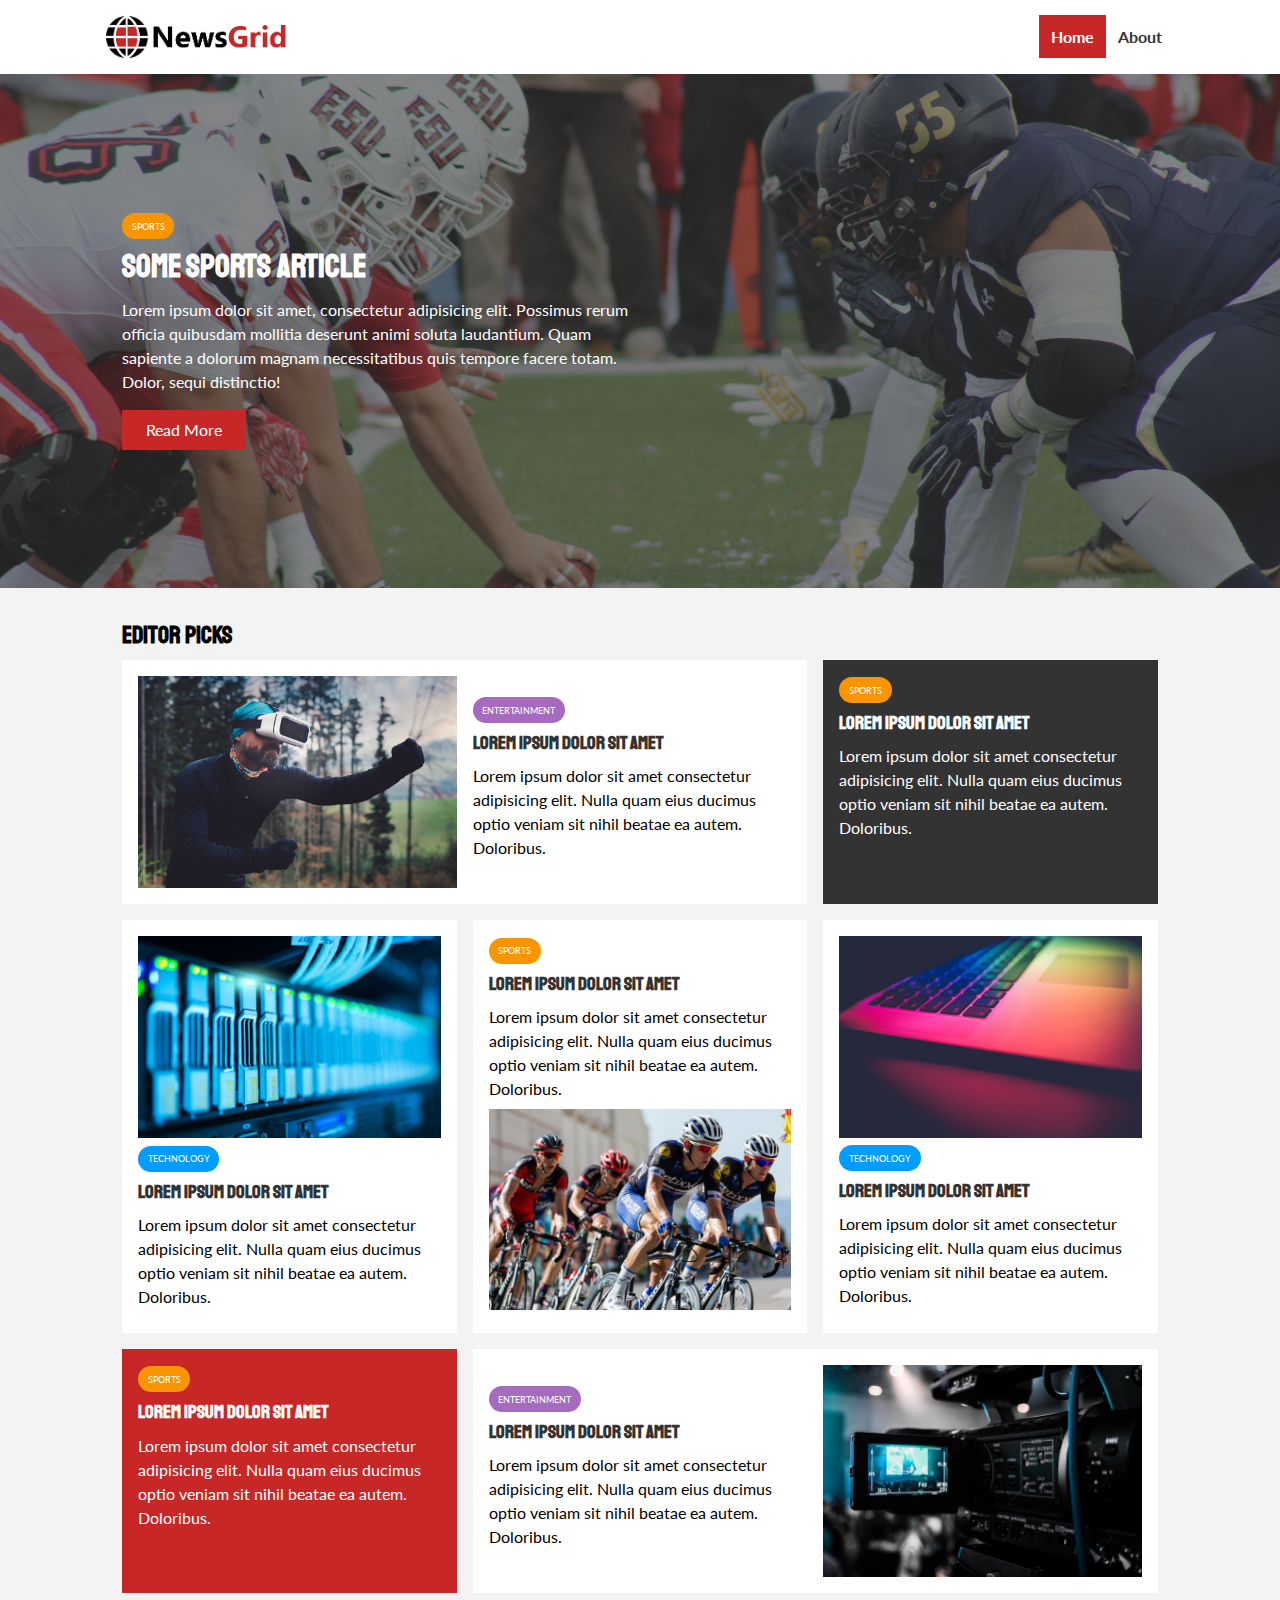
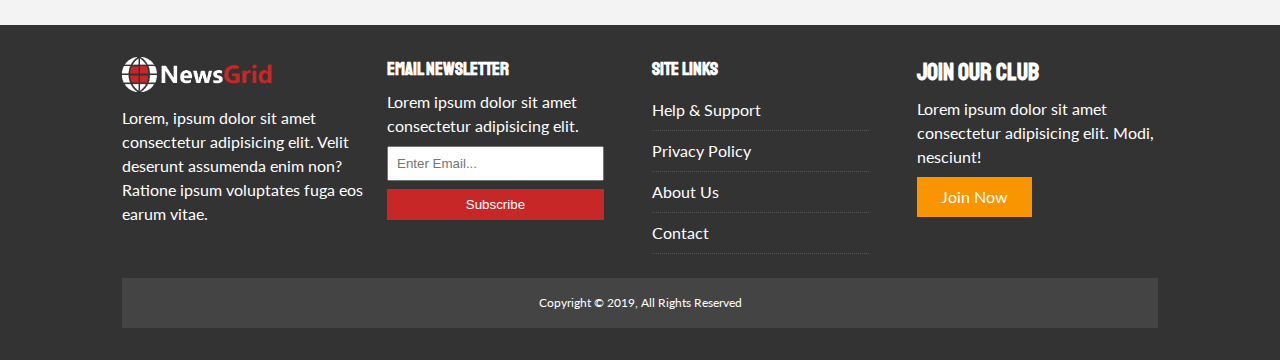
<file: Grid_project/newsgrid/index.html>
<!DOCTYPE html>
<html lang="en">
<head>
  <meta charset="UTF-8">
  <meta name="viewport" content="width=device-width, initial-scale=1.0">
  <meta http-equiv="X-UA-Compatible" content="ie=edge">
  <link rel="stylesheet" href="https://use.fontawesome.com/releases/v5.6.3/css/all.css" integrity="sha384-UHRtZLI+pbxtHCWp1t77Bi1L4ZtiqrqD80Kn4Z8NTSRyMA2Fd33n5dQ8lWUE00s/" crossorigin="anonymous">
  <link href="https://fonts.googleapis.com/css?family=Lato|Staatliches" rel="stylesheet">
  <link rel="stylesheet" href="css/style.css">
  <link rel="stylesheet" media="screen and (max-width: 768px)" href="css/mobile.css">
  <link rel="shortcut icon" type="image/x-icon" href="favicon.ico">
  <title>NewsGrid | Latest News</title>
</head>
<body>
  <nav id="main-nav">
    <div class="container">
      <img src="img/logo.png" alt="NewsGrid" class="logo">
      <div class="social">
        <a href="http://facebook.com" target="_blank"><i class="fab fa-facebook fa-2x"></i></a>
        <a href="http://twitter.com" target="_blank"><i class="fab fa-twitter fa-2x"></i></a>
        <a href="http://instagram.com" target="_blank"><i class="fab fa-instagram fa-2x"></i></a>
        <a href="http://youtube.com" target="_blank"><i class="fab fa-youtube fa-2x"></i></a>
      </div>
      <ul>
        <li><a class="current" href="index.html">Home</a></li>
        <li><a href="about.html">About</a></li>
      </ul>
    </div>
  </nav>

  <!-- Showcase -->
  <header id="showcase">
    <div class="container">
      <div class="showcase-container">
        <div class="showcase-content">
          <div class="category category-sports">Sports</div>
          <h1>Some Sports Article</h1>
          <p>Lorem ipsum dolor sit amet, consectetur adipisicing elit. Possimus rerum officia quibusdam mollitia deserunt animi soluta laudantium. Quam sapiente a dolorum magnam necessitatibus quis tempore facere totam. Dolor, sequi distinctio!</p>
          <a href="article.html" class="btn btn-primary">Read More</a>
        </div>
      </div>
    </div>
  </header>

  <!-- Home Articles -->
  <section id="home-articles" class="py-2">
    <div class="container">
        <h2>Editor Picks</h2>
        <div class="articles-container">
          <article class="card">
            <img src="img/articles/ent1.jpg" alt="">
            <div>
              <div class="category category-ent">Entertainment</div>
              <h3>
                <a href="article.html">Lorem ipsum dolor sit amet</a>
              </h3>
              <p>Lorem ipsum dolor sit amet consectetur adipisicing elit. Nulla quam eius ducimus optio veniam sit nihil beatae ea autem. Doloribus.</p>
            </div>
          </article>
          <article class="card bg-dark">
            <div class="category category-sports">Sports</div>
            <h3>
              <a href="article.html">Lorem ipsum dolor sit amet</a>
            </h3>
            <p>Lorem ipsum dolor sit amet consectetur adipisicing elit. Nulla quam eius ducimus optio veniam sit nihil beatae ea autem. Doloribus.</p>
          </article>
          <article class="card">
            <img src="img/articles/tech1.jpg" alt="">
            <div class="category category-tech">Technology</div>
            <h3>
              <a href="article.html">Lorem ipsum dolor sit amet</a>
            </h3>
            <p>Lorem ipsum dolor sit amet consectetur adipisicing elit. Nulla quam eius ducimus optio veniam sit nihil beatae ea autem. Doloribus.</p>
          </article>
          <article class="card">
            <div class="category category-sports">Sports</div>
            <h3>
              <a href="article.html">Lorem ipsum dolor sit amet</a>
            </h3>
            <p>Lorem ipsum dolor sit amet consectetur adipisicing elit. Nulla quam eius ducimus optio veniam sit nihil beatae ea autem. Doloribus.</p>
            <img src="img/articles/sports1.jpg" alt="">
          </article>
          <article class="card">
            <img src="img/articles/tech2.jpg" alt="">
            <div class="category category-tech">Technology</div>
            <h3>
              <a href="article.html">Lorem ipsum dolor sit amet</a>
            </h3>
            <p>Lorem ipsum dolor sit amet consectetur adipisicing elit. Nulla quam eius ducimus optio veniam sit nihil beatae ea autem. Doloribus.</p>
          </article>
          <article class="card bg-primary">
            <div class="category category-sports">Sports</div>
            <h3>
              <a href="article.html">Lorem ipsum dolor sit amet</a>
            </h3>
            <p>Lorem ipsum dolor sit amet consectetur adipisicing elit. Nulla quam eius ducimus optio veniam sit nihil beatae ea autem. Doloribus.</p>
          </article>
          <article class="card">
            <div>
              <div class="category category-ent">Entertainment</div>
              <h3>
                <a href="article.html">Lorem ipsum dolor sit amet</a>
              </h3>
              <p>Lorem ipsum dolor sit amet consectetur adipisicing elit. Nulla quam eius ducimus optio veniam sit nihil beatae ea autem. Doloribus.</p>
            </div>
            <img src="img/articles/ent2.jpg" alt="">
          </article>
        </div>
    </div>
  </section>

  <!-- Footer -->
  <footer id="main-footer" class="py-2">
    <div class="container footer-container">
      <div>
        <img src="img/logo_light.png" alt="NewsGrid">
        <p>Lorem, ipsum dolor sit amet consectetur adipisicing elit. Velit deserunt assumenda enim non? Ratione ipsum voluptates fuga eos earum vitae.</p>
      </div>
      <div>
        <h3>Email Newsletter</h3>
        <p>Lorem ipsum dolor sit amet consectetur adipisicing elit.</p>
        <form>
          <input type="email" placeholder="Enter Email...">
          <input type="submit" value="Subscribe" class="btn btn-primary">
        </form>
      </div>
      <div>
        <h3>Site Links</h3>
        <ul class="list">
          <li><a href="#">Help & Support</a></li>
          <li><a href="#">Privacy Policy</a></li>
          <li><a href="#">About Us</a></li>
          <li><a href="#">Contact</a></li>
        </ul>
      </div>
      <div>
        <h2>Join Our Club</h2>
        <p>Lorem ipsum dolor sit amet consectetur adipisicing elit. Modi, nesciunt!</p>
        <a href="#" class="btn btn-secondary">Join Now</a>
      </div>
      <div>
        <p>
          Copyright &copy; 2019, All Rights Reserved
        </p>
      </div>
    </div>
  </footer>

</body>
</html>
</file>
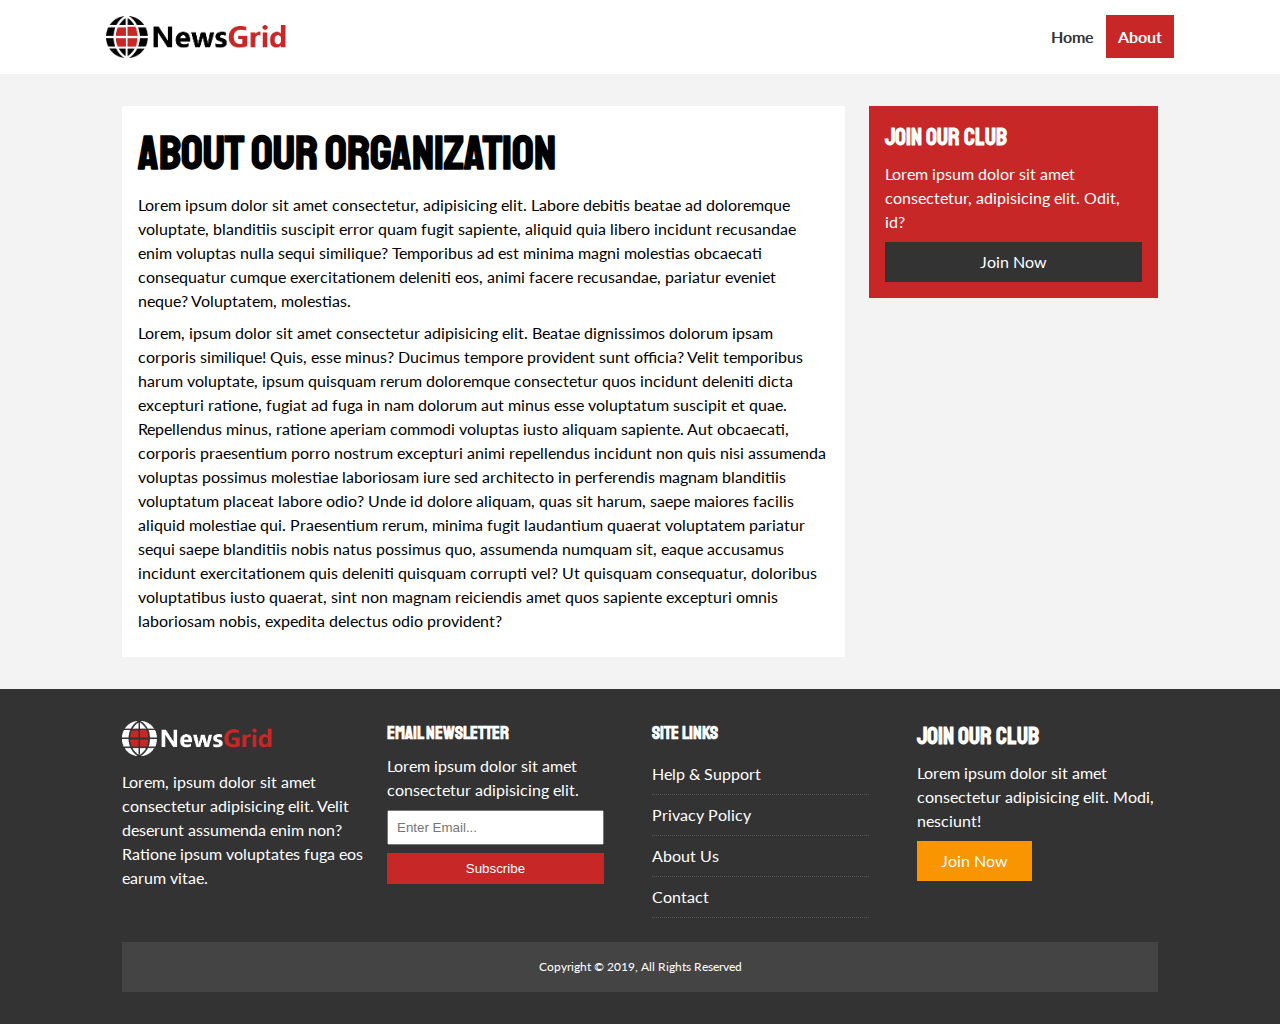
<file: Grid_project/newsgrid/about.html>
<!DOCTYPE html>
<html lang="en">
<head>
  <meta charset="UTF-8">
  <meta name="viewport" content="width=device-width, initial-scale=1.0">
  <meta http-equiv="X-UA-Compatible" content="ie=edge">
  <link rel="stylesheet" href="https://use.fontawesome.com/releases/v5.6.3/css/all.css" integrity="sha384-UHRtZLI+pbxtHCWp1t77Bi1L4ZtiqrqD80Kn4Z8NTSRyMA2Fd33n5dQ8lWUE00s/" crossorigin="anonymous">
  <link href="https://fonts.googleapis.com/css?family=Lato|Staatliches" rel="stylesheet">
  <link rel="stylesheet" href="css/style.css">
  <link rel="stylesheet" media="screen and (max-width: 768px)" href="css/mobile.css">
  <link rel="shortcut icon" type="image/x-icon" href="favicon.ico">
  <title>NewsGrid | About</title>
</head>
<body>
  <nav id="main-nav">
    <div class="container">
      <img src="img/logo.png" alt="NewsGrid" class="logo">
      <div class="social">
        <a href="http://facebook.com" target="_blank"><i class="fab fa-facebook fa-2x"></i></a>
        <a href="http://twitter.com" target="_blank"><i class="fab fa-twitter fa-2x"></i></a>
        <a href="http://instagram.com" target="_blank"><i class="fab fa-instagram fa-2x"></i></a>
        <a href="http://youtube.com" target="_blank"><i class="fab fa-youtube fa-2x"></i></a>
      </div>
      <ul>
        <li><a href="index.html">Home</a></li>
        <li><a class="current" href="about.html">About</a></li>
      </ul>
    </div>
  </nav>

  <section id="about">
    <div class="container">
      <div class="page-container">
        <article class="card">
          <h1 class="l-heading">About Our Organization</h1>
          <p>Lorem ipsum dolor sit amet consectetur, adipisicing elit. Labore debitis beatae ad doloremque voluptate, blanditiis suscipit error quam fugit sapiente, aliquid quia libero incidunt recusandae enim voluptas nulla sequi similique? Temporibus ad est minima magni molestias obcaecati consequatur cumque exercitationem deleniti eos, animi facere recusandae, pariatur eveniet neque? Voluptatem, molestias.</p>
          <p>Lorem, ipsum dolor sit amet consectetur adipisicing elit. Beatae dignissimos dolorum ipsam corporis similique! Quis, esse minus? Ducimus tempore provident sunt officia? Velit temporibus harum voluptate, ipsum quisquam rerum doloremque consectetur quos incidunt deleniti dicta excepturi ratione, fugiat ad fuga in nam dolorum aut minus esse voluptatum suscipit et quae. Repellendus minus, ratione aperiam commodi voluptas iusto aliquam sapiente. Aut obcaecati, corporis praesentium porro nostrum excepturi animi repellendus incidunt non quis nisi assumenda voluptas possimus molestiae laboriosam iure sed architecto in perferendis magnam blanditiis voluptatum placeat labore odio? Unde id dolore aliquam, quas sit harum, saepe maiores facilis aliquid molestiae qui. Praesentium rerum, minima fugit laudantium quaerat voluptatem pariatur sequi saepe blanditiis nobis natus possimus quo, assumenda numquam sit, eaque accusamus incidunt exercitationem quis deleniti quisquam corrupti vel? Ut quisquam consequatur, doloribus voluptatibus iusto quaerat, sint non magnam reiciendis amet quos sapiente excepturi omnis laboriosam nobis, expedita delectus odio provident?</p>
        </article>
        <aside class="card bg-primary">
          <h2>Join Our Club</h2>
          <p>Lorem ipsum dolor sit amet consectetur, adipisicing elit. Odit, id?</p>
          <a href="#" class="btn btn-dark btn-block">Join Now</a>
        </aside>
      </div>
    </div>
  </section>

  <!-- Footer -->
  <footer id="main-footer" class="py-2">
    <div class="container footer-container">
      <div>
        <img src="img/logo_light.png" alt="NewsGrid">
        <p>Lorem, ipsum dolor sit amet consectetur adipisicing elit. Velit deserunt assumenda enim non? Ratione ipsum voluptates fuga eos earum vitae.</p>
      </div>
      <div>
        <h3>Email Newsletter</h3>
        <p>Lorem ipsum dolor sit amet consectetur adipisicing elit.</p>
        <form>
          <input type="email" placeholder="Enter Email...">
          <input type="submit" value="Subscribe" class="btn btn-primary">
        </form>
      </div>
      <div>
        <h3>Site Links</h3>
        <ul class="list">
          <li><a href="#">Help & Support</a></li>
          <li><a href="#">Privacy Policy</a></li>
          <li><a href="#">About Us</a></li>
          <li><a href="#">Contact</a></li>
        </ul>
      </div>
      <div>
        <h2>Join Our Club</h2>
        <p>Lorem ipsum dolor sit amet consectetur adipisicing elit. Modi, nesciunt!</p>
        <a href="#" class="btn btn-secondary">Join Now</a>
      </div>
      <div>
        <p>
          Copyright &copy; 2019, All Rights Reserved
        </p>
      </div>
    </div>
  </footer>

</body>
</html>
</file>
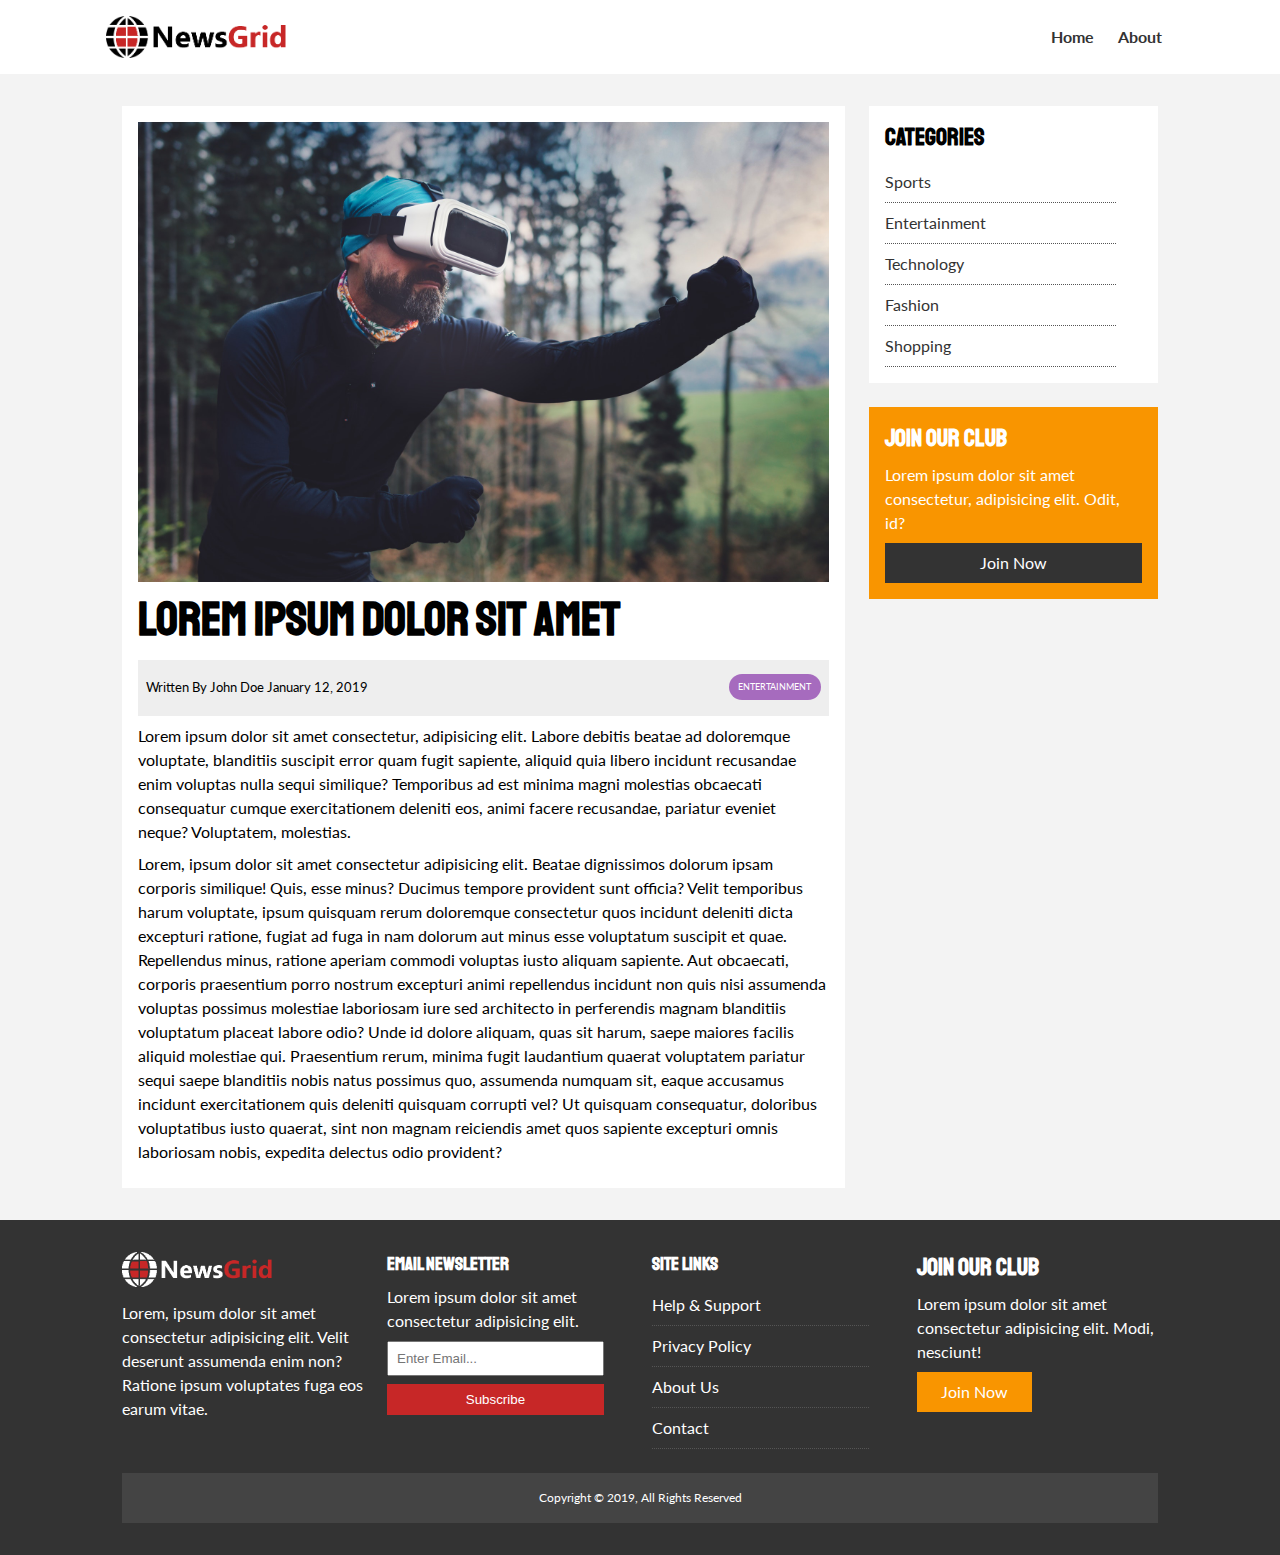
<file: Grid_project/newsgrid/article.html>
<!DOCTYPE html>
<html lang="en">
<head>
  <meta charset="UTF-8">
  <meta name="viewport" content="width=device-width, initial-scale=1.0">
  <meta http-equiv="X-UA-Compatible" content="ie=edge">
  <link rel="stylesheet" href="https://use.fontawesome.com/releases/v5.6.3/css/all.css" integrity="sha384-UHRtZLI+pbxtHCWp1t77Bi1L4ZtiqrqD80Kn4Z8NTSRyMA2Fd33n5dQ8lWUE00s/" crossorigin="anonymous">
  <link href="https://fonts.googleapis.com/css?family=Lato|Staatliches" rel="stylesheet">
  <link rel="stylesheet" href="css/style.css">
  <link rel="stylesheet" media="screen and (max-width: 768px)" href="css/mobile.css">
  <link rel="shortcut icon" type="image/x-icon" href="favicon.ico">
  <title>NewsGrid | Latest News</title>
</head>
<body>
  <nav id="main-nav">
    <div class="container">
      <img src="img/logo.png" alt="NewsGrid" class="logo">
      <div class="social">
        <a href="http://facebook.com" target="_blank"><i class="fab fa-facebook fa-2x"></i></a>
        <a href="http://twitter.com" target="_blank"><i class="fab fa-twitter fa-2x"></i></a>
        <a href="http://instagram.com" target="_blank"><i class="fab fa-instagram fa-2x"></i></a>
        <a href="http://youtube.com" target="_blank"><i class="fab fa-youtube fa-2x"></i></a>
      </div>
      <ul>
        <li><a href="index.html">Home</a></li>
        <li><a href="about.html">About</a></li>
      </ul>
    </div>
  </nav>

  <section id="article">
    <div class="container">
      <div class="page-container">
        <article class="card">
          <img src="img/articles/ent1.jpg" alt="">
          <h1 class="l-heading">Lorem ipsum dolor sit amet</h1>
          <div class="meta">
            <small>
              <i class="fas fa-user"></i> Written By John Doe January 12, 2019
            </small>
            <div class="category category-ent">Entertainment</div>
          </div>
          <p>Lorem ipsum dolor sit amet consectetur, adipisicing elit. Labore debitis beatae ad doloremque voluptate, blanditiis suscipit error quam fugit sapiente, aliquid quia libero incidunt recusandae enim voluptas nulla sequi similique? Temporibus ad est minima magni molestias obcaecati consequatur cumque exercitationem deleniti eos, animi facere recusandae, pariatur eveniet neque? Voluptatem, molestias.</p>
          <p>Lorem, ipsum dolor sit amet consectetur adipisicing elit. Beatae dignissimos dolorum ipsam corporis similique! Quis, esse minus? Ducimus tempore provident sunt officia? Velit temporibus harum voluptate, ipsum quisquam rerum doloremque consectetur quos incidunt deleniti dicta excepturi ratione, fugiat ad fuga in nam dolorum aut minus esse voluptatum suscipit et quae. Repellendus minus, ratione aperiam commodi voluptas iusto aliquam sapiente. Aut obcaecati, corporis praesentium porro nostrum excepturi animi repellendus incidunt non quis nisi assumenda voluptas possimus molestiae laboriosam iure sed architecto in perferendis magnam blanditiis voluptatum placeat labore odio? Unde id dolore aliquam, quas sit harum, saepe maiores facilis aliquid molestiae qui. Praesentium rerum, minima fugit laudantium quaerat voluptatem pariatur sequi saepe blanditiis nobis natus possimus quo, assumenda numquam sit, eaque accusamus incidunt exercitationem quis deleniti quisquam corrupti vel? Ut quisquam consequatur, doloribus voluptatibus iusto quaerat, sint non magnam reiciendis amet quos sapiente excepturi omnis laboriosam nobis, expedita delectus odio provident?</p>
        </article>

        <aside id="categories" class="card">
          <h2>Categories</h2>
          <ul class="list">
            <li><a href="#"><i class="fas fa-chevron-right"></i> Sports</a></li>
            <li><a href="#"><i class="fas fa-chevron-right"></i> Entertainment</a></li>
            <li><a href="#"><i class="fas fa-chevron-right"></i> Technology</a></li>
            <li><a href="#"><i class="fas fa-chevron-right"></i> Fashion</a></li>
            <li><a href="#"><i class="fas fa-chevron-right"></i> Shopping</a></li>
          </ul>
        </aside>

        <aside class="card bg-secondary">
          <h2>Join Our Club</h2>
          <p>Lorem ipsum dolor sit amet consectetur, adipisicing elit. Odit, id?</p>
          <a href="#" class="btn btn-dark btn-block">Join Now</a>
        </aside>
      </div>
    </div>
  </section>

  <!-- Footer -->
  <footer id="main-footer" class="py-2">
    <div class="container footer-container">
      <div>
        <img src="img/logo_light.png" alt="NewsGrid">
        <p>Lorem, ipsum dolor sit amet consectetur adipisicing elit. Velit deserunt assumenda enim non? Ratione ipsum voluptates fuga eos earum vitae.</p>
      </div>
      <div>
        <h3>Email Newsletter</h3>
        <p>Lorem ipsum dolor sit amet consectetur adipisicing elit.</p>
        <form>
          <input type="email" placeholder="Enter Email...">
          <input type="submit" value="Subscribe" class="btn btn-primary">
        </form>
      </div>
      <div>
        <h3>Site Links</h3>
        <ul class="list">
          <li><a href="#">Help & Support</a></li>
          <li><a href="#">Privacy Policy</a></li>
          <li><a href="#">About Us</a></li>
          <li><a href="#">Contact</a></li>
        </ul>
      </div>
      <div>
        <h2>Join Our Club</h2>
        <p>Lorem ipsum dolor sit amet consectetur adipisicing elit. Modi, nesciunt!</p>
        <a href="#" class="btn btn-secondary">Join Now</a>
      </div>
      <div>
        <p>
          Copyright &copy; 2019, All Rights Reserved
        </p>
      </div>
    </div>
  </footer>

</body>
</html>
</file>
<file: Grid_project/newsgrid/css/style.css>
:root {
  --primary-color: #c72727;
  --secondary-color: #f99500;
  --light-color: #f3f3f3;
  --dark-color: #333;
  --max-width: 1100px;
}

.category {
  --sports-color: #f99500;
  --ent-color: #a66bbe;
  --tech-color: #009cff;
}

* {
  margin: 0;
  padding: 0;
  box-sizing: border-box;
}

body {
  font-family: 'Lato', sans-serif;
  line-height: 1.5;
  background: var(--light-color);
}

a {
  color: #333;
  text-decoration: none;
}

ul {
  list-style: none;
}

p {
  margin: .5rem 0;
}

img {
  width: 100%;
}

h1, h2, h3, h4, h5, h6 {
  font-family: 'Staatliches', cursive;
  margin-bottom: .55rem;
  line-height: 1.3;
}

/* Utility */
.container {
  max-width: var(--max-width);
  margin: auto;
  padding: 0 2rem;
  overflow: hidden;
}

.category {
  display: inline-block;
  color: #fff;
  font-size: 0.55rem;
  text-transform: uppercase;
  padding: 0.4rem 0.6rem;
  border-radius: 15px;
  margin-bottom: 0.5rem;
}

.category-sports { background: var(--sports-color) }
.category-ent { background: var(--ent-color) }
.category-tech { background: var(--tech-color) }

.btn {
  display: inline-block;
  border: none;
  background: var(--dark-color);
  color: #fff;
  padding: 0.5rem 1.5rem;
}

.btn-light { background: var(--light-color) }
.btn-primary { background: var(--primary-color) }
.btn-secondary { background: var(--secondary-color) }

.btn-block {
  display: block;
  width: 100%;
  text-align: center;
}

.btn:hover {
  opacity: 0.9;
}

.card {
  background: #fff;
  padding: 1rem;
}

.bg-dark {
  background: var(--dark-color);
  color: #fff;
}

.bg-primary {
  background: var(--primary-color);
  color: #fff;
}

.bg-secondary {
  background: var(--secondary-color);
  color: #fff;
}

.bg-dark h1,
.bg-dark h2,
.bg-dark h3,
.bg-dark a,
.bg-primary h1,
.bg-primary h2,
.bg-primary h3,
.bg-primary a,
.bg-secondary h1,
.bg-secondary h2,
.bg-secondary h3,
.bg-secondary a {
  color: #fff;
}

.py-1 { padding: 1.5rem 0 }
.py-2 { padding: 2rem 0 }
.py-3 { padding: 3rem 0 }
.p-1 { padding: 1.5rem }
.p-2 { padding: 2rem }
.p-3 { padding: 3rem }

.l-heading {
  font-size: 3rem;
}

.list li {
  padding: .5rem 0;
  border-bottom: #555 dotted 1px;
  width: 90%;
}

.list li a:hover {
  color: var(--primary-color) !important;
}

/* Inner page grid container */
.page-container {
  display: grid;
  grid-template-columns: 5fr 2fr;
  margin: 2rem 0;
  grid-gap: 1.5rem;
}

.page-container > *:first-child {
  grid-row: 1 / span 3;
}

/* Navigation */
#main-nav {
  background: #fff;
  position: sticky;
  top: 0;
  z-index: 2;
}

#main-nav .container {
  display: grid;
  grid-template-columns: 6fr 3fr 2fr;
  padding: 1rem;
  align-items: center;
}

#main-nav .logo {
  width: 180px;
}

#main-nav ul {
  justify-self: end;
  display: flex;
}

#main-nav ul li a {
  padding: 0.75rem;
  font-weight: bold;
}

#main-nav ul li a.current {
  background: var(--primary-color);
  color: #fff;
}

#main-nav ul li a:hover {
  background: var(--light-color);
  color: var(--dark-color);
}

#main-nav .social {
  justify-self: center;
}

#main-nav .social i {
  color: #777;
  margin-right: .5rem;
}

/* Showcase */
#showcase {
  color: #fff;
  background: #333;
  padding: 2rem;
  position: relative;
}

#showcase:before {
  content: '';
  background: url('../img/featured.jpg') no-repeat center center/cover;
  position: absolute;
  top: 0;
  left: 0;
  width: 100%;
  height: 100%;
  opacity: 0.4;
}

#showcase .showcase-container {
  display: grid;
  grid-template-columns: repeat(2, 1fr);
  justify-content: center;
  align-items: center;
  height: 50vh;
}

#showcase .showcase-content {
  z-index: 1;
}

#showcase .showcase-content p {
  margin-bottom: 1rem;
}

/* Home Articles */
#home-articles .articles-container {
  display: grid;
  grid-template-columns: repeat(3, 1fr);
  grid-gap: 1rem;
}

#home-articles .articles-container > *:first-child,
#home-articles .articles-container > *:last-child {
  display: grid;
  grid-template-columns: repeat(2, 1fr);
  grid-gap: 1rem;
  align-items: center;
  grid-column: 1 / span 2;
}

#home-articles .articles-container > *:last-child {
  grid-column: 2 / span 2;
}

#article .meta {
  display: flex;
  justify-content: space-between;
  align-items: center;
  background: #eee;
  padding: 0.5rem;
}

#article .meta .category {
  margin-top: 0.4rem;
}

/* Footer */
#main-footer {
  background: var(--dark-color);
  color: #fff;
}

#main-footer img {
  width: 150px;
}

#main-footer a {
  color: #fff;
}

#main-footer .footer-container {
  display: grid;
  grid-template-columns: repeat(4, 1fr);
  grid-gap: 1.5rem;
}

#main-footer .footer-container > *:last-child {
  background: #444;
  grid-column: 1 / span 4;
  padding: .5rem;
  text-align: center;
  font-size: 0.75rem;
}

#main-footer .footer-container input[type='email'] {
  width: 90%;
  padding: 0.5rem;
  margin-bottom: 0.5rem;
}

#main-footer .footer-container input[type='submit'] {
  width: 90%;
}
</file>
<file: Grid_project/newsgrid/css/mobile.css>
/* Navigation */
#main-nav .social {
  display: none;
}

#main-nav .container {
  grid-template-columns: 1fr;
  grid-gap: 1.2rem;
}

#main-nav ul,
#main-nav .logo {
  justify-self: center;
}

#main-nav ul li a {
  padding: 0.50rem;
}

#home-articles .articles-container {
  grid-template-columns: repeat(2, 1fr);
}

#home-articles .articles-container > *:first-child,
#home-articles .articles-container > *:last-child {
  grid-template-columns: 1fr;
  grid-column: 1;
}

@media(max-width: 600px) {
  /* Stack Grid Items */
  #showcase .showcase-container,
  #home-articles .articles-container,
  #main-footer .footer-container {
    grid-template-columns: 1fr;
  }

  #main-footer .footer-container > *:last-child {
    grid-column: 1;
  }

  #main-footer .footer-container > *:first-child,
  #main-footer .footer-container > *:nth-child(2){
    border-bottom: #444 dotted 1px;
    padding-bottom: 1rem;
  }

  .page-container {
    grid-template-columns: 1fr;
    text-align: center;
  }

  .page-container > *:first-child {
    grid-row: 1;
  }

  .l-heading {
    font-size: 2rem;
  }
}
</file>
